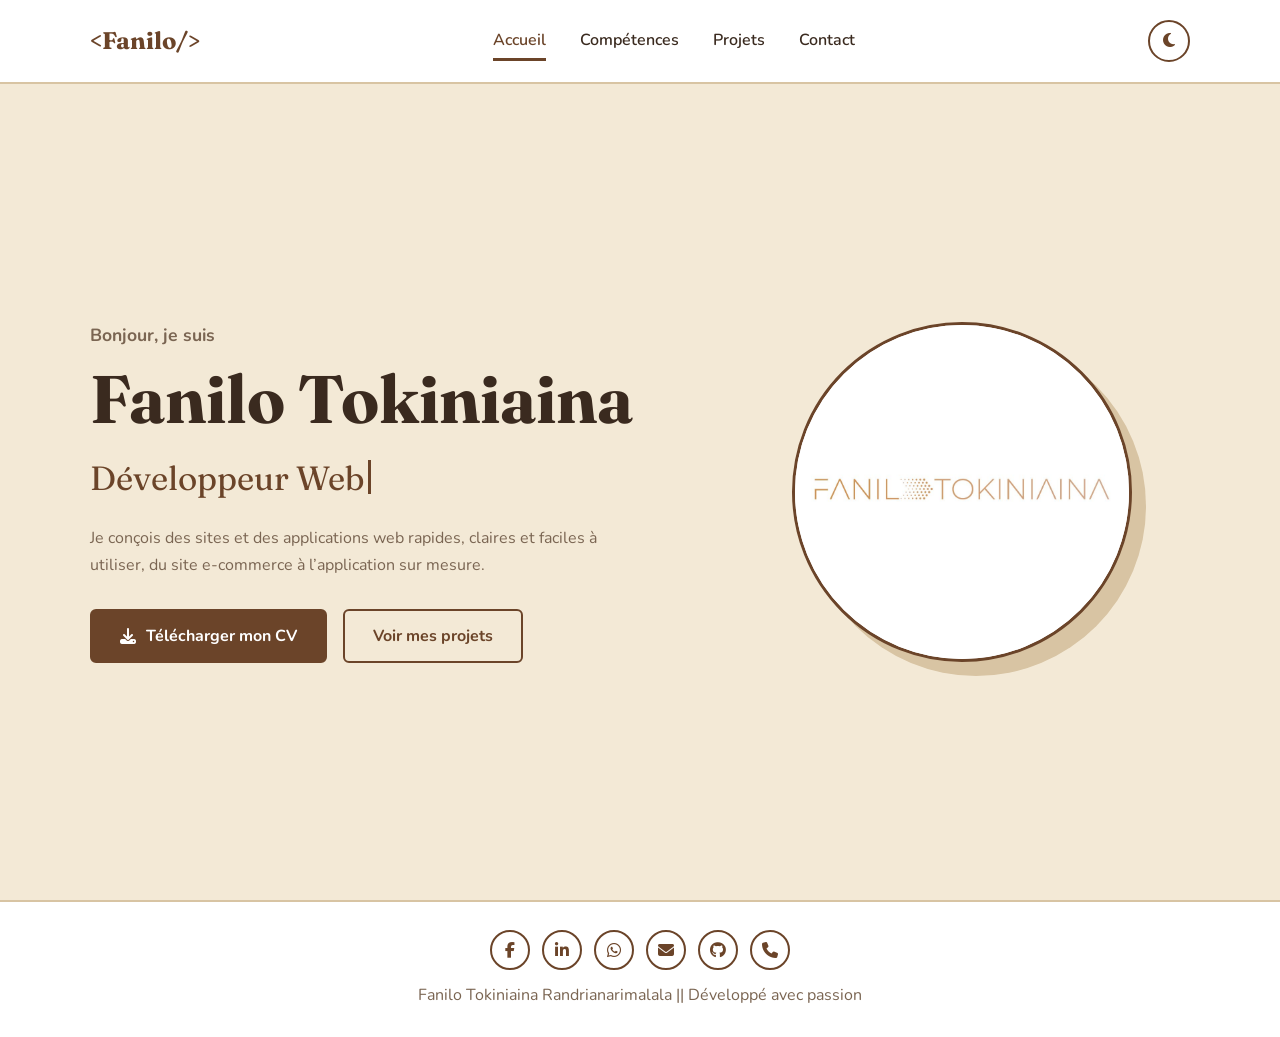
<file: index.html>
<!doctype html>
<html lang="fr" data-theme="light">
  <head>
    <meta charset="UTF-8" />
    <meta name="viewport" content="width=device-width, initial-scale=1" />
    <title>Accueil | Fanilo Tokiniaina, développeur web</title>
    <link rel="preconnect" href="https://fonts.googleapis.com" />
    <link rel="preconnect" href="https://fonts.gstatic.com" crossorigin />
    <link
      href="https://fonts.googleapis.com/css2?family=Fraunces:wght@600;700&family=Nunito:wght@400;600;700&display=swap"
      rel="stylesheet"
    />
    <link
      rel="stylesheet"
      href="https://cdnjs.cloudflare.com/ajax/libs/font-awesome/6.5.1/css/all.min.css"
    />
    <link rel="stylesheet" href="css/style.css" />
    <link rel="icon" href="image/1.jpg" type="image/png" />
  <link rel="shortcut icon" href="image/1.jpg" type="image/png" />
  </head>
  <body>
    <header class="header">
      <nav class="nav">
        <a href="index.html" class="logo"
          ><span>&lt;</span>Fanilo<span>/&gt;</span></a
        >
        <ul class="menu" id="menu">
          <li><a href="index.html" class="active">Accueil</a></li>
          <li><a href="competences.html">Compétences</a></li>
          <li><a href="projets.html">Projets</a></li>
          <li><a href="contact.html">Contact</a></li>
        </ul>
        <div class="actions">
          <button
            class="icon-btn"
            id="themeBtn"
            aria-label="Changer de thème"
          ></button
          ><button class="icon-btn burger" id="burger" aria-label="Menu">
            <i class="fa-solid fa-bars"></i>
          </button>
        </div>
      </nav>
    </header>
    <main>
      <section class="hero">
        <div class="container hero-grid">
          <div>
            <p class="hello">Bonjour, je suis</p>
            <h1>Fanilo Tokiniaina</h1>
            <div class="typing">
              <span
                id="typing"
                data-words="Développeur Web|Développeur Front-end|Développeur Full-Stack"
                >&#8203;</span
              ><span class="cursor"></span>
            </div>
            <p class="lead">
              Je conçois des sites et des applications web rapides, claires et
              faciles à utiliser, du site e-commerce à l’application sur mesure.
            </p>
            <div class="hero-btns">
              <a class="btn" href="cv/Fanilo Tokiniaina.pdf" download="cv/Fanilo Tokiniaina.pdf"
                ><i class="fa-solid fa-download"></i>Télécharger mon CV</a
              ><a class="btn outline" href="projets.html">Voir mes projets</a>
            </div>
          </div>
          <div class="avatar" aria-hidden="true">
            <img
              src="image/3.jpg"
              alt="logo de Fanilo Tokiniaina"
              loading="lazy"
            />
          </div>
        </div>
      </section>
    </main>
    <footer class="footer">
      <div class="socials">
        <a
          href="https://www.facebook.com/profile.php?id=61556939221248"
          target="_blank"
          rel="noopener"
          aria-label="Facebook"
          ><i class="fa-brands fa-facebook-f"></i></a
        ><a
          href="https://www.linkedin.com/in/fanilo-tokiniaina-randrianarimalala-455a72450/?lipi=urn%3Ali%3Apage%3Ad_flagship3_feed%3BjaJUaP7pTCyC5kBuX0to0A%3D%3D"
          target="_blank"
          rel="noopener"
          aria-label="LinkedIn"
          ><i class="fa-brands fa-linkedin-in"></i></a
        ><a
          href="https://wa.me/261388646770"
          target="_blank"
          rel="noopener"
          aria-label="WhatsApp"
          ><i class="fa-brands fa-whatsapp"></i></a
        ><a
          href="mailto:fanilotokiniaina1@email.com"
          target="_blank"
          rel="noopener"
          aria-label="E-mail"
          ><i class="fa-solid fa-envelope"></i
        ></a>
        <a
          href="https://github.com/FaniloTokiniaina"
          target="_blank"
          rel="noopener noreferrer"
          aria-label="GitHub"
        >
          <i class="fab fa-github"></i>
        </a>
        <a
          href="tel:+261388646770"
          target="_blank"
          rel="noopener"
          aria-label="Téléphone"
          ><i class="fa-solid fa-phone"></i
        ></a>
      </div>
      <p>Fanilo Tokiniaina Randrianarimalala || Développé avec passion</p>
    </footer>
    <script src="js/script.js"></script>
  </body>
</html>
</file>
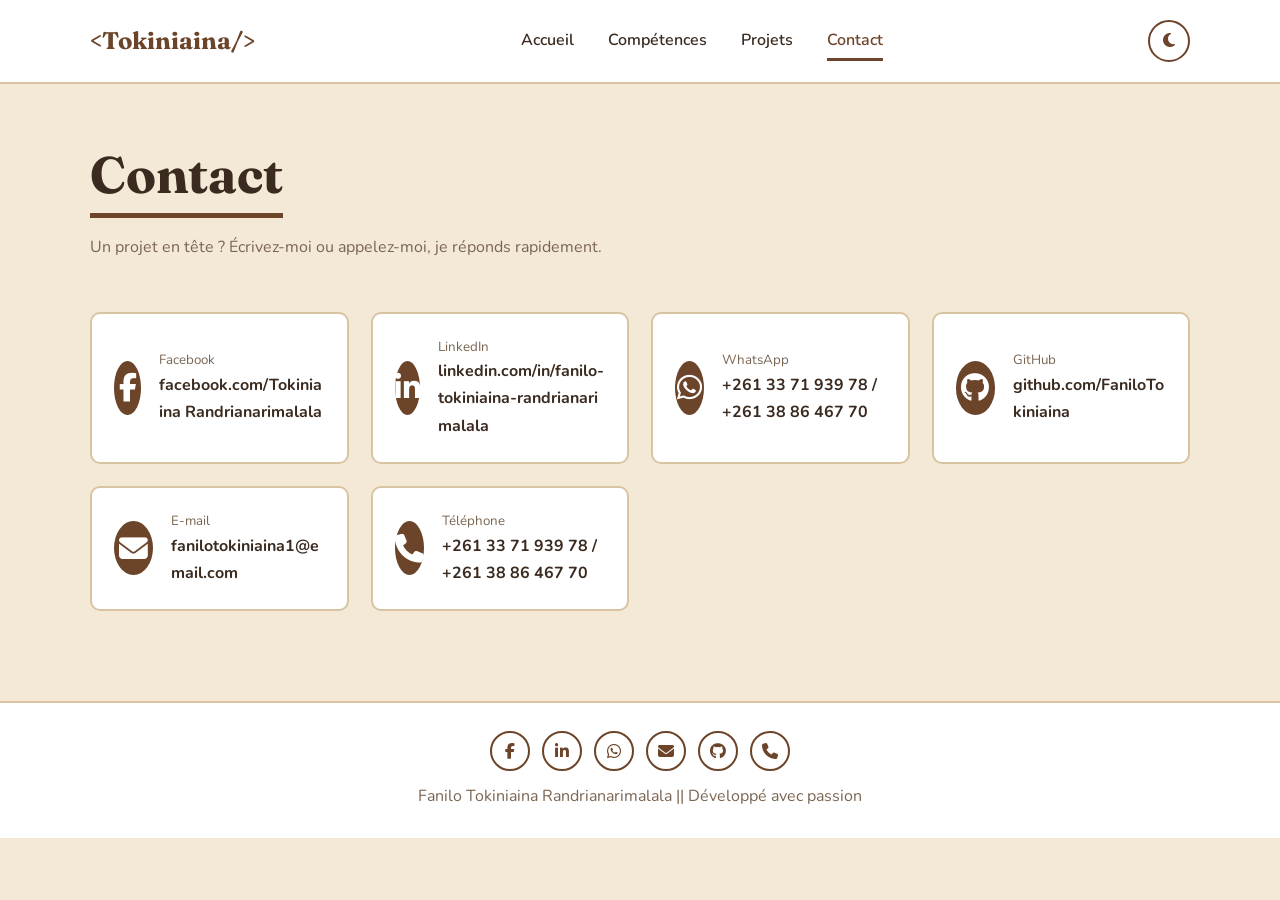
<file: contact.html>
<!doctype html>
<html lang="fr" data-theme="light">
  <head>
    <meta charset="UTF-8" />
    <meta name="viewport" content="width=device-width, initial-scale=1" />
    <title>Contact | Votre Nom, développeur web</title>
    <link rel="preconnect" href="https://fonts.googleapis.com" />
    <link rel="preconnect" href="https://fonts.gstatic.com" crossorigin />
    <link
      href="https://fonts.googleapis.com/css2?family=Fraunces:wght@600;700&family=Nunito:wght@400;600;700&display=swap"
      rel="stylesheet"
    />
    <link
      rel="stylesheet"
      href="https://cdnjs.cloudflare.com/ajax/libs/font-awesome/6.5.1/css/all.min.css"
    />
    <link rel="stylesheet" href="css/style.css" />
    <link rel="icon" href="image/1.jpg" type="image/png" />
    <link rel="shortcut icon" href="image/1.jpg" type="image/png" />
  </head>
  <body>
    <header class="header">
      <nav class="nav">
        <a href="index.html" class="logo"
          ><span>&lt;</span>Tokiniaina<span>/&gt;</span></a
        >
        <ul class="menu" id="menu">
          <li><a href="index.html">Accueil</a></li>
          <li><a href="competences.html">Compétences</a></li>
          <li><a href="projets.html">Projets</a></li>
          <li><a href="contact.html" class="active">Contact</a></li>
        </ul>
        <div class="actions">
          <button
            class="icon-btn"
            id="themeBtn"
            aria-label="Changer de thème"
          ></button
          ><button class="icon-btn burger" id="burger" aria-label="Menu">
            <i class="fa-solid fa-bars"></i>
          </button>
        </div>
      </nav>
    </header>
    <main>
      <div class="container">
        <div class="page-title">
          <h1>Contact</h1>
          <p>
            Un projet en tête ? Écrivez-moi ou appelez-moi, je réponds
            rapidement.
          </p>
        </div>
        <section class="section">
          <div class="contacts">
            <a
              class="contact-card reveal"
              href="https://www.facebook.com/profile.php?id=61556939221248"
              target="_blank"
              rel="noopener"
              ><i class="fa-brands fa-facebook-f"></i>
              <div>
                <small>Facebook</small
                ><strong>facebook.com/Tokiniaina Randrianarimalala</strong>
              </div></a
            ><a
              class="contact-card reveal"
              href="https://www.linkedin.com/in/fanilo-tokiniaina-randrianarimalala-455a72450/?lipi=urn%3Ali%3Apage%3Ad_flagship3_feed%3BjaJUaP7pTCyC5kBuX0to0A%3D%3D"
              target="_blank"
              rel="noopener"
              ><i class="fa-brands fa-linkedin-in"></i>
              <div>
                <small>LinkedIn</small
                ><strong
                  >linkedin.com/in/fanilo-tokiniaina-randrianarimalala</strong
                >
              </div></a
            ><a
              class="contact-card reveal"
              href="https://wa.me/261388646770"
              target="_blank"
              rel="noopener"
              ><i class="fa-brands fa-whatsapp"></i>
              <div>
                <small>WhatsApp</small
                ><strong>+261 33 71 939 78 / +261 38 86 467 70</strong>
              </div></a
            >

            <a
              class="contact-card reveal"
              href="https://github.com/FaniloTokiniaina"
              target="_blank"
              rel="noopener noreferrer"
              aria-label="GitHub"
            >
              <i class="fab fa-github"></i>
              <div>
                <small>GitHub</small
                ><strong>github.com/FaniloTokiniaina</strong>
              </div></a
            >

            <a
              class="contact-card reveal"
              href="mailto:fanilotokiniaina1@email.com"
              target="_blank"
              rel="noopener"
              ><i class="fa-solid fa-envelope"></i>
              <div>
                <small>E-mail</small
                ><strong>fanilotokiniaina1@email.com</strong>
              </div></a
            ><a
              class="contact-card reveal"
              href="tel:+261388646770"
              target="_blank"
              rel="noopener"
              ><i class="fa-solid fa-phone"></i>
              <div>
                <small>Téléphone</small
                ><strong>+261 33 71 939 78 / +261 38 86 467 70</strong>
              </div></a
            >
          </div>
        </section>
      </div>
    </main>
    <footer class="footer">
      <div class="socials">
        <a
          href="https://www.facebook.com/profile.php?id=61556939221248"
          target="_blank"
          rel="noopener"
          aria-label="Facebook"
          ><i class="fa-brands fa-facebook-f"></i></a
        ><a
          href="https://www.linkedin.com/in/fanilo-tokiniaina-randrianarimalala-455a72450/?lipi=urn%3Ali%3Apage%3Ad_flagship3_feed%3BjaJUaP7pTCyC5kBuX0to0A%3D%3D"
          target="_blank"
          rel="noopener"
          aria-label="LinkedIn"
          ><i class="fa-brands fa-linkedin-in"></i></a
        ><a
          href="https://wa.me/261388646770"
          target="_blank"
          rel="noopener"
          aria-label="WhatsApp"
          ><i class="fa-brands fa-whatsapp"></i></a
        ><a
          href="mailto:fanilotokiniaina1@email.com"
          target="_blank"
          rel="noopener"
          aria-label="E-mail"
          ><i class="fa-solid fa-envelope"></i
        ></a>
        <a
          href="https://github.com/FaniloTokiniaina"
          target="_blank"
          rel="noopener noreferrer"
          aria-label="GitHub"
        >
          <i class="fab fa-github"></i>
        </a>
        <a
          href="tel:+261388646770"
          target="_blank"
          rel="noopener"
          aria-label="Téléphone"
          ><i class="fa-solid fa-phone"></i
        ></a>
      </div>
      <p>Fanilo Tokiniaina Randrianarimalala || Développé avec passion</p>
    </footer>
    <script src="js/script.js"></script>
  </body>
</html>
</file>
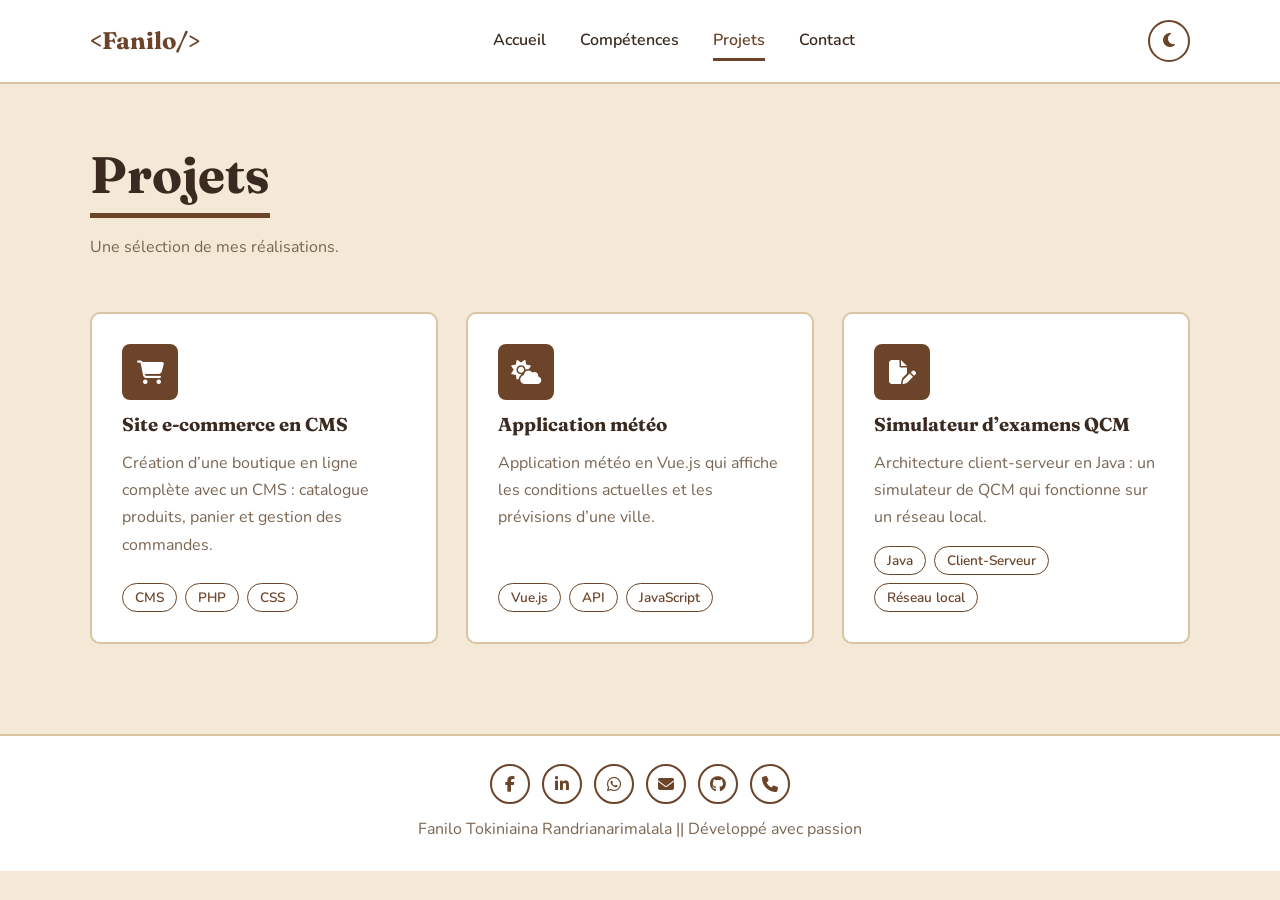
<file: projets.html>
<!doctype html>
<html lang="fr" data-theme="light">
  <head>
    <meta charset="UTF-8" />
    <meta name="viewport" content="width=device-width, initial-scale=1" />
    <title>Projets | Votre Nom, développeur web</title>
    <link rel="preconnect" href="https://fonts.googleapis.com" />
    <link rel="preconnect" href="https://fonts.gstatic.com" crossorigin />
    <link
      href="https://fonts.googleapis.com/css2?family=Fraunces:wght@600;700&family=Nunito:wght@400;600;700&display=swap"
      rel="stylesheet"
    />
    <link
      rel="stylesheet"
      href="https://cdnjs.cloudflare.com/ajax/libs/font-awesome/6.5.1/css/all.min.css"
    />
    <link rel="stylesheet" href="css/style.css" />
     <link rel="icon" href="image/1.jpg" type="image/png" />
  <link rel="shortcut icon" href="image/1.jpg" type="image/png" />
  </head>
  <body>
    <header class="header">
      <nav class="nav">
        <a href="index.html" class="logo"
          ><span>&lt;</span>Fanilo<span>/&gt;</span></a
        >
        <ul class="menu" id="menu">
          <li><a href="index.html">Accueil</a></li>
          <li><a href="competences.html">Compétences</a></li>
          <li><a href="projets.html" class="active">Projets</a></li>
          <li><a href="contact.html">Contact</a></li>
        </ul>
        <div class="actions">
          <button
            class="icon-btn"
            id="themeBtn"
            aria-label="Changer de thème"
          ></button
          ><button class="icon-btn burger" id="burger" aria-label="Menu">
            <i class="fa-solid fa-bars"></i>
          </button>
        </div>
      </nav>
    </header>
    <main>
      <div class="container">
        <div class="page-title">
          <h1>Projets</h1>
          <p>Une sélection de mes réalisations.</p>
        </div>
        <section class="section">
          <div class="projects">
            <article class="card reveal">
              <div class="ico"><i class="fa-solid fa-cart-shopping"></i></div>
              <h3>Site e-commerce en CMS</h3>
              <p>
                Création d’une boutique en ligne complète avec un CMS :
                catalogue produits, panier et gestion des commandes.
              </p>
              <div class="tags">
                <span>CMS</span><span>PHP</span><span>CSS</span>
              </div>
            </article>
            <article class="card reveal">
              <div class="ico"><i class="fa-solid fa-cloud-sun"></i></div>
              <h3>Application météo</h3>
              <p>
                Application météo en Vue.js qui affiche les conditions actuelles
                et les prévisions d’une ville.
              </p>
              <div class="tags">
                <span>Vue.js</span><span>API</span><span>JavaScript</span>
              </div>
            </article>
            <article class="card reveal">
              <div class="ico"><i class="fa-solid fa-file-pen"></i></div>
              <h3>Simulateur d’examens QCM</h3>
              <p>
                Architecture client-serveur en Java : un simulateur de QCM qui
                fonctionne sur un réseau local.
              </p>
              <div class="tags">
                <span>Java</span><span>Client-Serveur</span
                ><span>Réseau local</span>
              </div>
            </article>
          </div>
        </section>
      </div>
    </main>
  <footer class="footer">
      <div class="socials">
        <a
          href="https://www.facebook.com/profile.php?id=61556939221248"
          target="_blank"
          rel="noopener"
          aria-label="Facebook"
          ><i class="fa-brands fa-facebook-f"></i></a
        ><a
          href="https://www.linkedin.com/in/fanilo-tokiniaina-randrianarimalala-455a72450/?lipi=urn%3Ali%3Apage%3Ad_flagship3_feed%3BjaJUaP7pTCyC5kBuX0to0A%3D%3D"
          target="_blank"
          rel="noopener"
          aria-label="LinkedIn"
          ><i class="fa-brands fa-linkedin-in"></i></a
        ><a
          href="https://wa.me/261388646770"
          target="_blank"
          rel="noopener"
          aria-label="WhatsApp"
          ><i class="fa-brands fa-whatsapp"></i></a
        ><a
          href="mailto:fanilotokiniaina1@email.com"
          target="_blank"
          rel="noopener"
          aria-label="E-mail"
          ><i class="fa-solid fa-envelope"></i
        ></a>
        <a
          href="https://github.com/FaniloTokiniaina"
          target="_blank"
          rel="noopener noreferrer"
          aria-label="GitHub"
        >
          <i class="fab fa-github"></i>
        </a>
        <a
          href="tel:+261388646770"
          target="_blank"
          rel="noopener"
          aria-label="Téléphone"
          ><i class="fa-solid fa-phone"></i
        ></a>
      </div>
      <p>Fanilo Tokiniaina Randrianarimalala || Développé avec passion</p>
    </footer>
    <script src="js/script.js"></script>
  </body>
</html>
</file>
<file: css/style.css>
:root {
    --bg: #f3e9d6;
    --surface: #ffffff;
    --text: #3a2a1f;
    --muted: #7a6552;
    --accent: #6b4429;
    --accent-hover: #8a5a38;
    --on-accent: #ffffff;
    --border: #d8c4a3;
    --header-h: 84px
}

[data-theme="dark"] {
    --bg: #221610;
    --surface: #31221a;
    --text: #f3e9d6;
    --muted: #c2ae93;
    --accent: #d2a67a;
    --accent-hover: #e2bd96;
    --on-accent: #221610;
    --border: #4d3829
}

* {
    box-sizing: border-box;
    margin: 0;
    padding: 0
}

html {
    scroll-behavior: smooth
}

body {
    font-family: "Nunito", "Segoe UI", sans-serif;
    background: var(--bg);
    color: var(--text);
    line-height: 1.7;
    transition: background .4s, color .4s;
    padding-top: var(--header-h)
}

h1,
h2,
h3 {
    font-family: "Fraunces", Georgia, serif;
    line-height: 1.2
}

a {
    color: inherit;
    text-decoration: none
}

img {
    max-width: 100%
}

.container {
    width: min(1100px, 92%);
    margin: 0 auto
}

:focus-visible {
    outline: 3px solid var(--accent);
    outline-offset: 3px
}

/* Header */
.header {
    position: fixed;
    top: 0;
    left: 0;
    right: 0;
    z-index: 50;
    height: var(--header-h);
    background: var(--surface);
    border-bottom: 2px solid var(--border);
    display: flex;
    align-items: center;
    animation: headerIn .8s cubic-bezier(.2, .8, .2, 1) both;
    transition: height .35s, box-shadow .35s, background .4s
}

.header.scrolled {
    height: 64px;
    box-shadow: 0 6px 20px rgba(58, 42, 31, .15)
}

@keyframes headerIn {
    from {
        transform: translateY(-100%)
    }

    to {
        transform: none
    }
}

.nav {
    display: flex;
    align-items: center;
    justify-content: space-between;
    width: min(1100px, 92%);
    margin: 0 auto
}

.logo {
    font-family: "Fraunces", serif;
    font-weight: 700;
    font-size: 1.5rem;
    color: var(--accent);
    animation: fadeIn 1s .5s both
}

.logo span {
    display: inline-block;
    transition: transform .3s
}

.logo:hover span {
    transform: rotate(-8deg) scale(1.15)
}

.menu {
    display: flex;
    gap: 6px;
    list-style: none;
    align-items: center
}

.menu a {
    position: relative;
    display: block;
    padding: 8px 14px;
    font-weight: 600;
    animation: fadeDown .6s both
}

.menu li:nth-child(1) a {
    animation-delay: .4s
}

.menu li:nth-child(2) a {
    animation-delay: .5s
}

.menu li:nth-child(3) a {
    animation-delay: .6s
}

.menu li:nth-child(4) a {
    animation-delay: .7s
}

.menu a::after {
    content: "";
    position: absolute;
    left: 14px;
    right: 14px;
    bottom: 2px;
    height: 3px;
    background: var(--accent);
    transform: scaleX(0);
    transform-origin: left;
    transition: transform .35s
}

.menu a:hover::after,
.menu a.active::after {
    transform: scaleX(1)
}

.menu a.active {
    color: var(--accent)
}

.actions {
    display: flex;
    gap: 10px;
    align-items: center
}

.icon-btn {
    width: 42px;
    height: 42px;
    border-radius: 50%;
    border: 2px solid var(--accent);
    background: transparent;
    color: var(--accent);
    cursor: pointer;
    font-size: 1rem;
    transition: transform .4s, background .3s, color .3s
}

.icon-btn:hover {
    background: var(--accent);
    color: var(--on-accent);
    transform: rotate(25deg) scale(1.08)
}

.burger {
    display: none
}

@keyframes fadeDown {
    from {
        opacity: 0;
        transform: translateY(-14px)
    }

    to {
        opacity: 1;
        transform: none
    }
}

@keyframes fadeIn {
    from {
        opacity: 0
    }

    to {
        opacity: 1
    }
}

/* Buttons */
.btn {
    position: relative;
    display: inline-flex;
    align-items: center;
    gap: 10px;
    padding: 14px 28px;
    border: 2px solid var(--accent);
    border-radius: 6px;
    background: var(--accent);
    color: var(--on-accent);
    font: 700 1rem "Nunito", sans-serif;
    cursor: pointer;
    overflow: hidden;
    z-index: 0;
    transition: color .35s, transform .25s, box-shadow .25s
}

.btn::before {
    content: "";
    position: absolute;
    inset: 0;
    background: var(--surface);
    transform: translateX(-101%);
    transition: transform .4s cubic-bezier(.2, .8, .2, 1);
    z-index: -1
}

.btn:hover {
    color: var(--accent);
    transform: translateY(-4px);
    box-shadow: 0 8px 0 var(--border)
}

.btn:hover::before {
    transform: none
}

.btn:active {
    transform: translateY(0);
    box-shadow: none
}

.btn.outline {
    background: transparent;
    color: var(--accent)
}

.btn.outline::before {
    background: var(--accent)
}

.btn.outline:hover {
    color: var(--on-accent)
}

.btn i.fa-download {
    animation: bounce 1.6s infinite
}

@keyframes bounce {

    0%,
    100% {
        transform: translateY(-2px)
    }

    50% {
        transform: translateY(3px)
    }
}

/* Hero */
.hero {
    min-height: calc(100vh - var(--header-h));
    display: flex;
    align-items: center;
    padding: 40px 0
}

.hero-grid {
    display: grid;
    grid-template-columns: 1.3fr 1fr;
    gap: 50px;
    align-items: center
}

.hello {
    font-weight: 700;
    color: var(--muted);
    font-size: 1.1rem;
    margin-bottom: 8px
}

.hero h1 {
    font-size: clamp(2.4rem, 6vw, 4.2rem);
    margin-bottom: 10px
}

.typing {
    font-family: "Fraunces", serif;
    font-size: clamp(1.4rem, 3.5vw, 2.1rem);
    color: var(--accent);
    min-height: 1.5em;
    margin-bottom: 18px
}

.cursor {
    display: inline-block;
    width: 3px;
    height: 1em;
    background: var(--accent);
    margin-left: 4px;
    vertical-align: -.12em;
    animation: blink .8s steps(1) infinite
}

@keyframes blink {
    50% {
        opacity: 0
    }
}

.hero p.lead {
    max-width: 52ch;
    color: var(--muted);
    margin-bottom: 30px
}

.hero-btns {
    display: flex;
    gap: 16px;
    flex-wrap: wrap
}

.avatar {
    aspect-ratio: 1;
    position: relative;
    border-radius: 50%;
    background: var(--surface);
    border: 3px solid var(--accent);
    display: grid;
    place-items: center;
    font-family: "Fraunces", serif;
    font-size: 5rem;
    color: var(--accent);
    box-shadow: 14px 14px 0 var(--border);
    animation: float 5s ease-in-out infinite;
    max-width: 340px;
    margin-inline: auto;
    width: 100%
}
.avatar img {
    width: 100%;
    height: 100%;
    object-fit: cover;
    border-radius: 50%;
}


@keyframes float {
    50% {
        transform: translateY(-14px)
    }
}

/* Sections */
.page-title {
    padding: 60px 0 20px
}

.page-title h1 {
    font-size: clamp(2rem, 5vw, 3.2rem);
    display: inline-block;
    position: relative
}

.page-title h1::after {
    content: "";
    display: block;
    height: 5px;
    width: 100%;
    background: var(--accent);
    margin-top: 8px;
    transform-origin: left;
    animation: grow 1s .3s both
}

@keyframes grow {
    from {
        transform: scaleX(0)
    }
}

.page-title p {
    color: var(--muted);
    margin-top: 16px;
    max-width: 60ch
}

.section {
    padding: 30px 0 90px
}

.reveal {
    opacity: 0;
    transform: translateY(24px);
    transition: opacity .7s, transform .7s
}

.reveal.visible {
    opacity: 1;
    transform: none
}

/* Skills (logos only) */
.logos {
    display: grid;
    grid-template-columns: repeat(auto-fill, minmax(130px, 1fr));
    gap: 22px
}

.logo-card {
    background: var(--surface);
    border: 2px solid var(--border);
    border-radius: 10px;
    aspect-ratio: 1;
    display: grid;
    place-items: center;
    transition: transform .3s, border-color .3s, box-shadow .3s
}

.logo-card img {
    width: 56%;
    height: 56%;
    object-fit: contain;
    transition: transform .4s
}

.logo-card:hover {
    transform: translateY(-8px);
    border-color: var(--accent);
    box-shadow: 0 10px 0 var(--border)
}

.logo-card:hover img {
    transform: scale(1.18) rotate(-6deg)
}

[data-theme="dark"] .invert {
    filter: invert(1)
}

/* Projects */
.projects {
    display: grid;
    grid-template-columns: repeat(auto-fit, minmax(290px, 1fr));
    gap: 28px
}

.card {
    background: var(--surface);
    border: 2px solid var(--border);
    border-radius: 10px;
    padding: 30px;
    display: flex;
    flex-direction: column;
    gap: 14px;
    transition: transform .3s, border-color .3s, box-shadow .3s
}

.card:hover {
    transform: translateY(-8px);
    border-color: var(--accent);
    box-shadow: 0 10px 0 var(--border)
}

.card .ico {
    width: 56px;
    height: 56px;
    border-radius: 8px;
    background: var(--accent);
    color: var(--on-accent);
    display: grid;
    place-items: center;
    font-size: 1.5rem
}

.card p {
    color: var(--muted)
}

.tags {
    display: flex;
    gap: 8px;
    flex-wrap: wrap;
    margin-top: auto
}

.tags span {
    border: 1.5px solid var(--accent);
    color: var(--accent);
    border-radius: 20px;
    padding: 2px 12px;
    font-size: .85rem;
    font-weight: 600
}

/* Contact */
.contacts {
    display: grid;
    grid-template-columns: repeat(auto-fit, minmax(240px, 1fr));
    gap: 22px
}

.contact-card {
    display: flex;
    align-items: center;
    gap: 18px;
    background: var(--surface);
    border: 2px solid var(--border);
    border-radius: 10px;
    padding: 22px;
    transition: transform .3s, background .3s, color .3s, border-color .3s
}

.contact-card i {
    font-size: 1.8rem;
    width: 54px;
    height: 54px;
    border-radius: 50%;
    display: grid;
    place-items: center;
    background: var(--accent);
    color: var(--on-accent);
    transition: transform .4s
}

.contact-card small {
    display: block;
    color: var(--muted);
    transition: color .3s
}

.contact-card strong {
    word-break: break-all
}

.contact-card:hover {
    transform: translateY(-6px);
    background: var(--accent);
    color: var(--on-accent);
    border-color: var(--accent)
}

.contact-card:hover small {
    color: var(--on-accent)
}

.contact-card:hover i {
    background: var(--on-accent);
    color: var(--accent);
    transform: rotate(360deg)
}

/* Footer */
.footer {
    border-top: 2px solid var(--border);
    background: var(--surface);
    padding: 28px 0;
    text-align: center;
    color: var(--muted)
}

.socials {
    display: flex;
    gap: 12px;
    justify-content: center;
    margin-bottom: 12px
}

.socials a {
    width: 40px;
    height: 40px;
    border-radius: 50%;
    border: 2px solid var(--accent);
    color: var(--accent);
    display: grid;
    place-items: center;
    transition: background .3s, color .3s, transform .3s
}

.socials a:hover {
    background: var(--accent);
    color: var(--on-accent);
    transform: translateY(-5px)
}

@media(max-width:800px) {
    .hero-grid {
        grid-template-columns: 1fr
    }

    .avatar {
        max-width: 220px;
        order: -1;
        font-size: 3.5rem
    }

    .burger {
        display: inline-block
    }

    .menu {
        position: absolute;
        top: 100%;
        left: 0;
        right: 0;
        background: var(--surface);
        flex-direction: column;
        padding: 12px 0;
        border-bottom: 2px solid var(--border);
        transform: translateY(-12px);
        opacity: 0;
        pointer-events: none;
        transition: .3s
    }

    .menu.open {
        transform: none;
        opacity: 1;
        pointer-events: auto
    }
}

@media(prefers-reduced-motion:reduce) {

    *,
    *::before,
    *::after {
        animation-duration: .01ms !important;
        animation-iteration-count: 1 !important;
        transition-duration: .01ms !important
    }

    .reveal {
        opacity: 1;
        transform: none
    }
}
</file>
